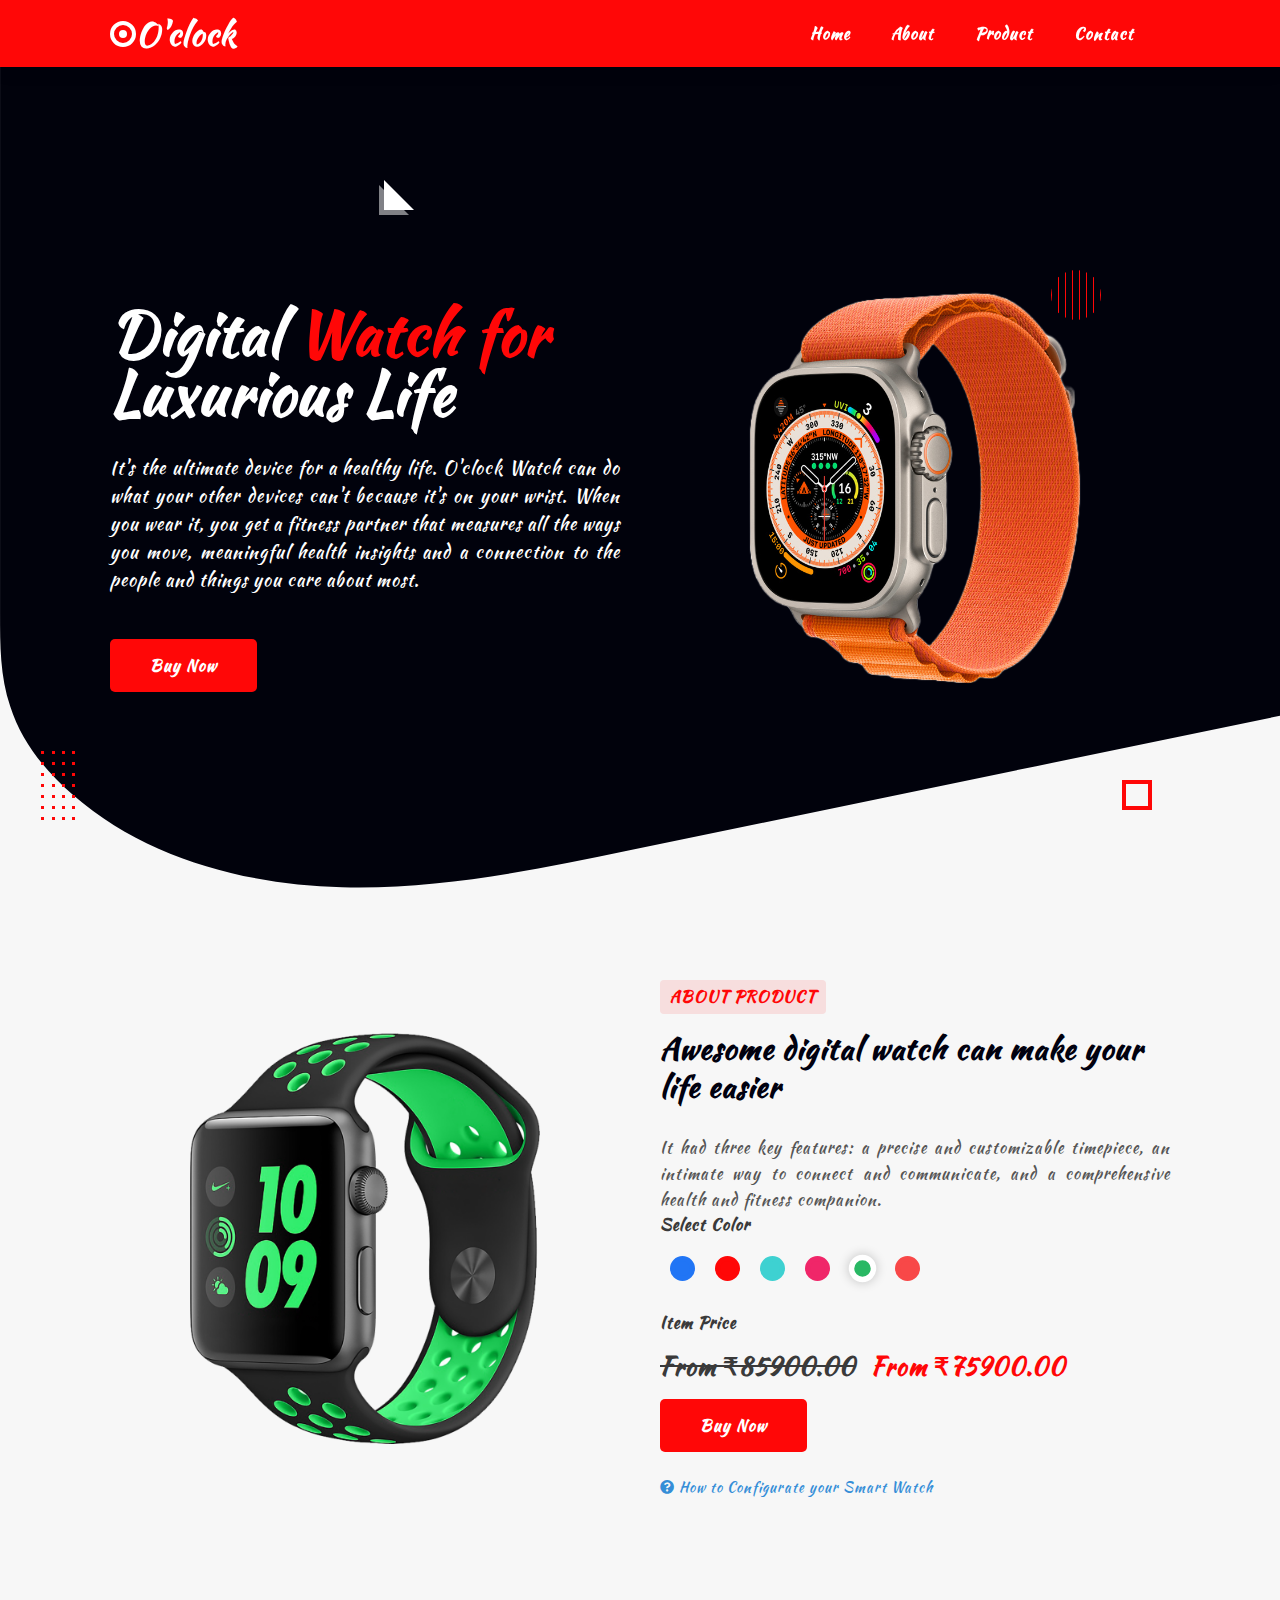
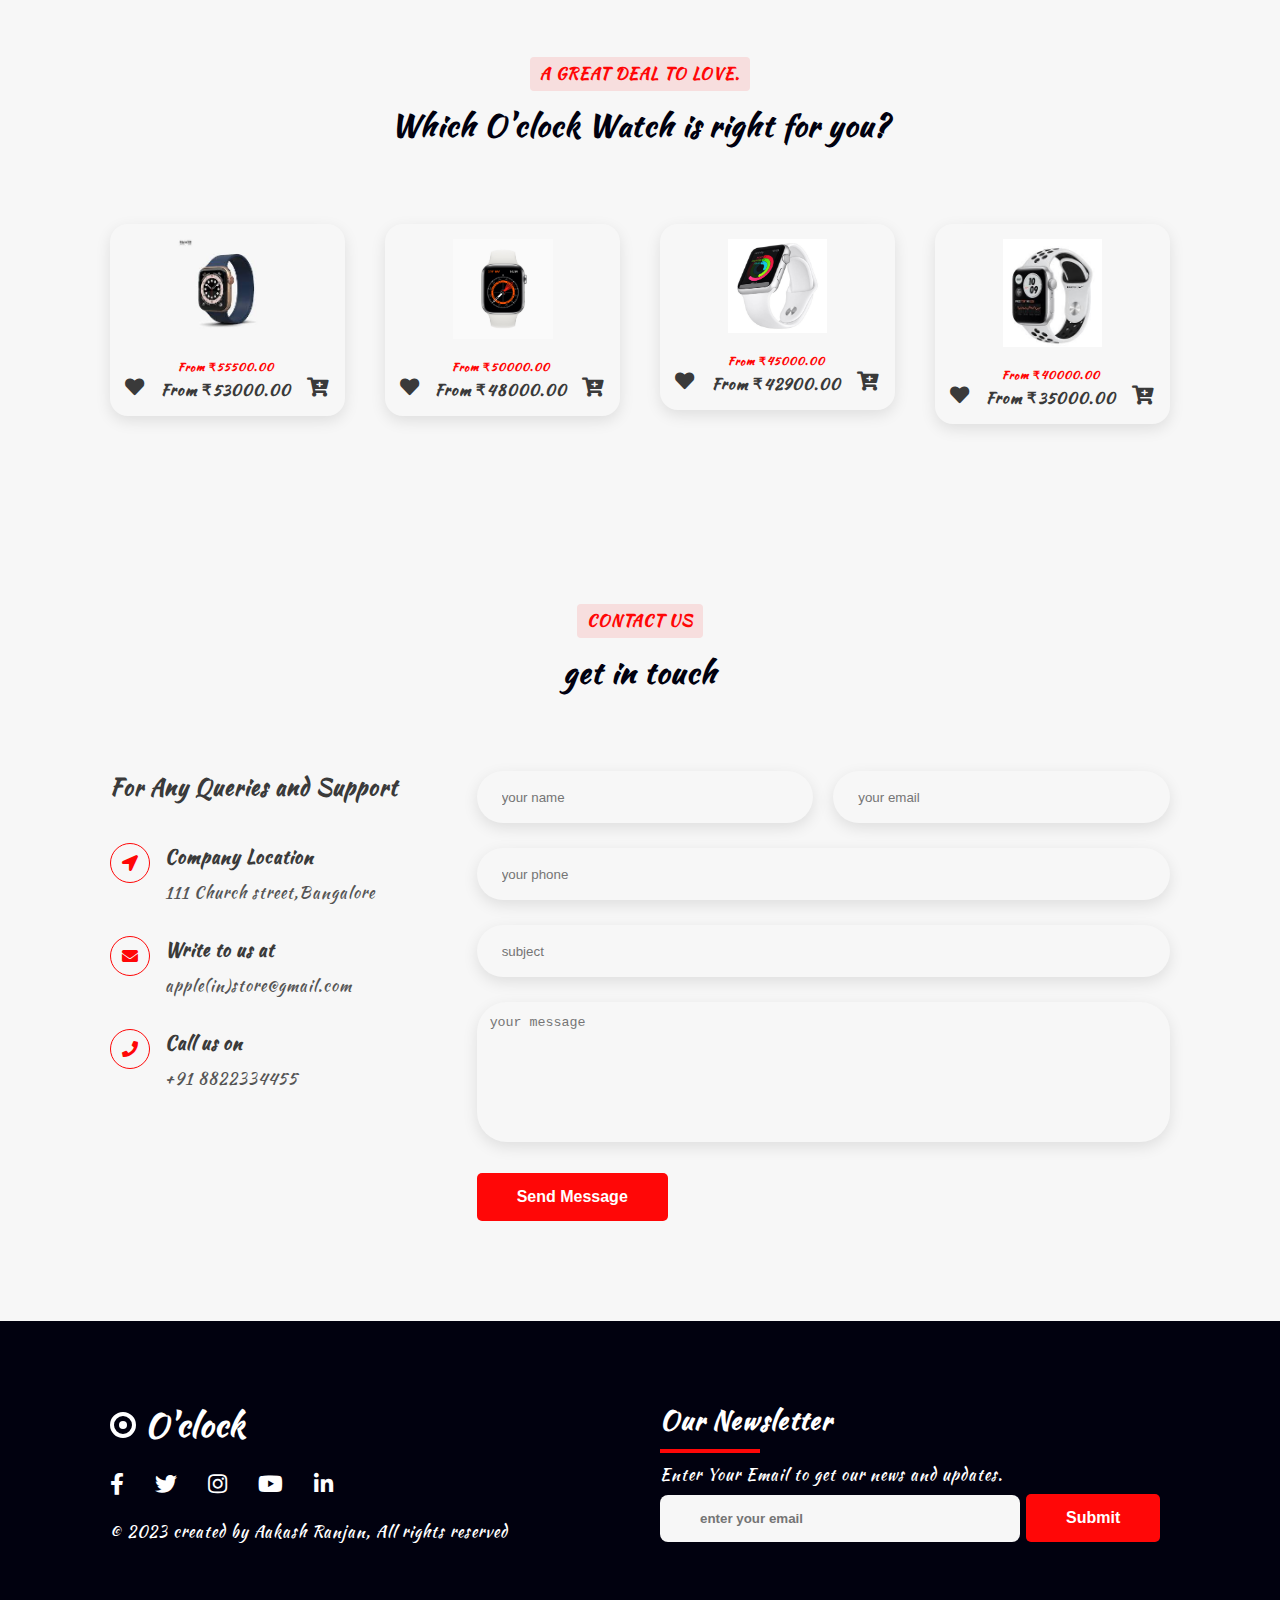
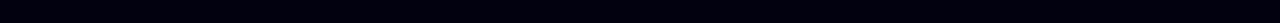
<file: SYNC INTERN'S Internship/Product Landing Page/Landing Page/index.html>
<!DOCTYPE html>
<html lang="en">
<head>
    <meta charset="UTF-8">
    <meta http-equiv="X-UA-Compatible" content="IE=edge">
    <meta name="viewport" content="width=device-width, initial-scale=1.0">
    <title>Product Landing page</title>
    <!--===== Font Awesome =====-->
    <link rel="stylesheet" href="https://cdnjs.cloudflare.com/ajax/libs/font-awesome/5.15.4/css/all.min.css">
    <!--===== CSS =====-->
    <link rel="stylesheet" href="css/style.css">
</head>
<body>
    <!--===== Navbar Start =====-->
    <nav class="navbar sticky">
        <div class="container">
            <div class="row justify-content-between align-items-center">
                <div class="logo"><a href="index.html"><span class="logo-circle"></span>O'clock</a></div>
                <ul class="menu">
                    <li class="nav-item"><a href="#home" class="nav-link">home</a></li>
                    <li class="nav-item"><a href="#about" class="nav-link">about</a></li>
                    <li class="nav-item"><a href="#product" class="nav-link">product</a></li>
                    <li class="nav-item"><a href="#contact" class="nav-link">contact</a></li>
                </ul>
                <div class="menu-btn">
                    <i class="fas fa-bars"></i>
                </div>
            </div>
        </div>
    </nav>
    <!--===== Navbar End =====-->
    <!--===== Home Section Start =====-->
    <section class="home-section" id="home">
        <div class="effect-wrap">
            <div class="effect effect-1"></div>
            <div class="effect effect-2">
                <div></div>
                <div></div>
                <div></div>
                <div></div>
                <div></div>
                <div></div>
                <div></div>
                <div></div>
                <div></div>
                <div></div>
                <div></div>
                <div></div>
                <div></div>
                <div></div>
                <div></div>
                <div></div>
                <div></div>
                <div></div>
                <div></div>
                <div></div>
                <div></div>
                <div></div>
                <div></div>
                <div></div>
                <div></div>
                <div></div>
                <div></div>
                <div></div>
            </div>
            <div class="effect effect-3"></div>
            <div class="effect effect-4">
                <div></div>
                <div></div>
                <div></div>
                <div></div>
                <div></div>
                <div></div>
                <div></div>
                <div></div>
            </div>
        </div>
        <div class="container">
            <div class="row full-screen align-items-center">
                <div class="home-text">
                    <h2>Digital <span>Watch for </span> Luxurious Life</h2>
                    <p>It's the ultimate device for a healthy life. O'clock Watch can do what your other devices can't because it's on your wrist. When you wear it, you get a fitness partner that measures all the ways you move, meaningful health insights and a connection to the people and things you care about most.</p>
                        <a href="#" class="btn-1">buy now</a>
                </div>
                <div class="home-image">
                    <div class="img-box">
                        <img src="New images/My project.png" alt="">
                    </div>
                </div>
            </div>
        </div>
    </section>
    <!--===== Home Section End =====-->
    <!--===== About Section Start =====-->
    <section class="about-section section-padding" id="about">
        <div class="container"> 
            <div class="row">
                <div class="about-img">
                    <div class="img-box">
                        <img src="images/products/green.png" id="main-shoe" alt="">
                    </div>
                </div>
                <div class="about-text">
                    <div class="section-title">
                        <h1 class="title">About Product</h1>
                        <h2 class="subtitle">Awesome digital watch can make your life easier</h2>
                    </div>
                    <div class="about-content">
                        <p>It had three key features: a precise and customizable timepiece, an intimate way to connect and communicate, and a comprehensive health and fitness companion.</p>
                        <div class="color-container">
                            <h3 class="title">select color</h3>
                            <div class="colors">
                                <span class="color blue"></span>
                                <span class="color purple"></span>
                                <span class="color cyan"></span>
                                <span class="color pink"></span>
                                <span class="color active green"></span>
                                <span class="color red"></span>
                            </div>
                        </div>
                        <div class="price">
                            <h3 class="title">item price</h3>
                            <span class="new-price">From ₹85900.00</span>
                            <span class="old-price">From ₹75900.00</span>
                        </div>
                        <a href="#" class="btn-1">buy now</a>
                        <a href="#" class="configurate">
                            <i class="fa fa-question-circle"></i>
                            How to Configurate your Smart Watch
                        </a>
                    </div>
                </div>
            </div>
        </div>
    </section>
    <!--===== About Section End =====-->
    <!--===== Product Section Start =====-->
    <section class="product-items section-padding" id="product">
        <div class="container">
            <div class="row">
                <div class="section-title">
                    <h1 class="title">A great deal
                        to love.</h1>
                    <h2 class="subtitle">Which O'clock Watch
                        is right for you?</h2>
                </div>
            </div>
            <div class="row">
                <div class="product-item">
                    <div class="product-item-inner">
                        <div class="card-img">
                            <img src="New images/apple-1.jpg" alt="">
                        </div>
                        <div class="card-name">
                            <p>Smart O'clock Watch</p>
                        </div>
                        <div class="card-precis">
                            <a href="#" class="card-icon"><i class="fas fa-heart"></i></a>
                            <div>
                                <span class="card-preci card-preci-before">From ₹55500.00</span>
                                <span class="card-preci card-preci-now">From ₹53000.00</span>
                            </div>
                            <a href="#" class="card-icon"><i class="fas fa-cart-plus"></i></a>
                        </div>
                    </div>
                </div>
                <div class="product-item">
                    <div class="product-item-inner">
                        <div class="card-img">
                            <img src="New images/apple-2.jpg" alt="">
                        </div>
                        <div class="card-name">
                            <p>Smart O'clock Watch</p>
                        </div>
                        <div class="card-precis">
                            <a href="#" class="card-icon"><i class="fas fa-heart"></i></a>
                            <div>
                                <span class="card-preci card-preci-before">From ₹50000.00</span>
                                <span class="card-preci card-preci-now">From ₹48000.00</span>
                            </div>
                            <a href="#" class="card-icon"><i class="fas fa-cart-plus"></i></a>
                        </div>
                    </div>
                </div>
                <div class="product-item">
                    <div class="product-item-inner">
                        <div class="card-img">
                            <img src="New images/apple-4.jpg" alt="">
                        </div>
                        <div class="card-name">
                            <p>Smart O'clockWatch</p>
                        </div>
                        <div class="card-precis">
                            <a href="#" class="card-icon"><i class="fas fa-heart"></i></a>
                            <div>
                                <span class="card-preci card-preci-before">From ₹45000.00</span>
                                <span class="card-preci card-preci-now">From ₹42900.00</span>
                            </div>
                            <a href="#" class="card-icon"><i class="fas fa-cart-plus"></i></a>
                        </div>
                    </div>
                </div>
                <div class="product-item">
                    <div class="product-item-inner">
                        <div class="card-img">
                            <img src="New images/apple-5.jpg" alt="">
                        </div>
                        <div class="card-name">
                            <p>Smart O'clock Watch</p>
                        </div>
                        <div class="card-precis">
                            <a href="#" class="card-icon"><i class="fas fa-heart"></i></a>
                            <div>
                                <span class="card-preci card-preci-before">From ₹40000.00</span>
                                <span class="card-preci card-preci-now">From ₹35000.00</span>
                            </div>
                            <a href="#" class="card-icon"><i class="fas fa-cart-plus"></i></a>
                        </div>
                    </div>
                </div>
                <!-- <div class="product-item">
                    <div class="product-item-inner">
                        <div class="card-img">
                            <img src="New images/apple-5.jpg" alt="">
                        </div>
                        <div class="card-name">
                            <p>Smart Apple Watch</p>
                        </div>
                        <div class="card-precis">
                            <a href="#" class="card-icon"><i class="fas fa-heart"></i></a>
                            <div>
                                <span class="card-preci card-preci-before">$990.00</span>
                                <span class="card-preci card-preci-now">$890.00</span>
                            </div>
                            <a href="#" class="card-icon"><i class="fas fa-cart-plus"></i></a>
                        </div>
                    </div>
                </div> -->
                <!-- <div class="product-item">
                    <div class="product-item-inner">
                        <div class="card-img">
                            <img src="images/products/purple.png" alt="">
                        </div>
                        <div class="card-name">
                            <p>Smart Apple Watch</p>
                        </div>
                        <div class="card-precis">
                            <a href="#" class="card-icon"><i class="fas fa-heart"></i></a>
                            <div>
                                <span class="card-preci card-preci-before">$990.00</span>
                                <span class="card-preci card-preci-now">$890.00</span>
                            </div>
                            <a href="#" class="card-icon"><i class="fas fa-cart-plus"></i></a>
                        </div> -->
                    </div>
                </div>
            </div>
        </div>
    </section>
    <!--===== Product Section End =====-->
    <!--===== Contact Section Start ======-->
    <section class="contact-section section-padding" id="contact">
        <div class="container">
            <div class="row">
                <div class="section-title">
                    <h1 class="title">contact us</h1>
                    <h2 class="subtitle">get in touch</h2>
                </div>
            </div>
            <div class="row">
                <div class="contact-info">
                    <h3>For Any Queries and Support</h3>
                    <div class="contact-info-item">
                        <i class="fas fa-location-arrow"></i>
                        <h4>Company Location</h4>
                        <p>111 Church street,Bangalore</p>
                    </div>
                    <div class="contact-info-item">
                        <i class="fas fa-envelope"></i>
                        <h4>Write to us at</h4>
                        <p>apple(in)store@gmail.com</p>
                    </div>
                    <div class="contact-info-item">
                        <i class="fas fa-phone"></i>
                        <h4>Call us on</h4>
                        <p>+91 8822334455</p>
                    </div>
                </div>
                <div class="contact-form">
                    <form action="">
                        <div class="row">
                            <div class="left">
                                <div class="form-group">
                                    <input type="text" placeholder="your name" class="form-control">
                                </div>
                            </div>
                            <div class="right">
                                <div class="form-group">
                                    <input type="email" placeholder="your email" class="form-control">
                                </div>
                            </div>
                        </div>
                        <div class="row">
                            <div class="full-width">
                                <div class="form-group">
                                    <input type="text" placeholder="your phone" class="form-control">
                                </div>
                            </div>
                        </div>
                        <div class="row">
                            <div class="full-width">
                                <div class="form-group">
                                    <input type="text" placeholder="subject" class="form-control">
                                </div>
                            </div>
                        </div>
                        <div class="row">
                            <div class="full-width">
                                <div class="form-group">
                                   <textarea name="" placeholder="your message" class="form-control" id="" cols="30" rows="10"></textarea>
                                </div>
                            </div>
                        </div>
                        <div class="row">
                            <div class="full-width">
                               <button class="btn-1" type="submit">send message</button>
                            </div>
                        </div>
                    </form>
                </div>
            </div>
        </div>
    </section>
    <!--===== Contact Section End ======-->
    <!--===== Footer Section Start =====-->
    <footer class="section-padding">
        <div class="container">
            <div class="row">
                <div class="left-col">
                    <div class="logo"><a href="index.html"> <span class="logo-circle"></span> O'clock </a></div>
                     <div class="social-media">
                         <a href="#"><i class="fab fa-facebook-f"></i></a>
                         <a href="#"><i class="fab fa-twitter"></i></a>
                         <a href="#"><i class="fab fa-instagram"></i></a>
                         <a href="#"><i class="fab fa-youtube"></i></a>
                         <a href="#"><i class="fab fa-linkedin-in"></i></a>
                     </div> 
                     <p class="left-text">&copy; 2023 created by Aakash Ranjan, All rights reserved</p>              
                </div>
                <div class="right-col">
                    <h1>Our Newsletter</h1>
                    <div class="border"></div>
                    <p>Enter Your Email to get our news and updates.</p>
                    <form action="" class="newsletter-form">
                        <input type="text" class="txtb" placeholder="enter your email">
                        <input type="submit" class="btn-1" value="submit">
                    </form>
                </div>
            </div>
        </div>
    </footer>
    <!--===== Footer Section End =====-->
    <!--===== JS =====-->
    <script src="js/main.js"></script>
</body>
</html>
</file>
<file: SYNC INTERN'S Internship/Product Landing Page/Landing Page/css/style.css>
@import url('https://fonts.googleapis.com/css2?family=Kaushan+Script&display=swap');
:root
{
    --main-color:#ff0707;
    --shadow-black-100:0 5px 15px rgba(0,0,0,0.1);
    --black-900:#01010f;
    --black-400:#555555;
    --black-100:#3a3a3a;
    --white:#ffffff;
    --white-100:#f7f7f7;
}
html
{
    scroll-behavior: smooth;
}
*
{
    margin: 0;
    padding: 0;
    box-sizing: border-box;
    outline: none;
}
body
{
    font-family: 'Kaushan Script', cursive;
    font-size: 16px;
    letter-spacing: 1px;
    font-weight: normal;
    overflow-x: hidden;
    background-color: var(--white-100);
}
::before,::after
{
    box-sizing: border-box;
}
a
{
    text-decoration: none;
}
ul
{
    list-style: none;
    margin: 0;
    padding: 0;
}
img
{
    vertical-align: middle;
    max-width: 100%;
}
.container
{
    max-width: 1100px;
    margin: auto;
}
.row
{
    display: flex;
    flex-wrap: wrap;
}
.justify-content-between
{
    justify-content: space-between;
}
.align-items-center
{
    align-items: center;
}
.full-screen
{
    padding: 80px 0 0;
    min-height: 100vh;
}
.section-padding
{
    padding: 80px 0;
}
.section-title
{
    flex: 0 0 100%;
    max-width: 100%;
    margin-bottom: 60px;
    text-align: center;
}
.section-title .title 
{
    font-size: 16px;
    font-weight: 600;
    line-height: 24px;
    display: inline-block;
    text-transform: uppercase;
    margin: 0 0 15px;
    color: var(--main-color);
    padding: 5px 10px;
    z-index: 1;
    position: relative;
}
.section-title .title::before
{
    content: '';
    position: absolute;
    left: 0;
    top: 0;
    width: 100%;
    height: 100%;
    background-color: var(--main-color);
    border-radius: 4px;
    z-index: -1;
    opacity: 0.1;
}
.section-title .subtitle
{
    font-size: 30px;
    color: var(--black-900);
    font-weight: 700;
    line-height: 38px;
}
.btn-1
{
    background-color: var(--main-color);
    color: var(--white);
    padding: 15px 40px;
    border: none;
    border-radius: 5px;
    font-size: 16px;
    text-transform: capitalize;
    font-weight: 600;
    transition: all 0.3s ease-out;
}
.btn-1:hover
{
    border: 1px solid var(--main-color);
    background-color: transparent;
    color: var(--main-color);
}
.effect-wrap .effect 
{
    position: absolute;
    z-index: -1;
}
.effect-1
{
    width: 30px;
    height: 30px;
    border: 4px solid var(--main-color);
    right: 10%;
    bottom: 10%;
    animation: spin 10s linear infinite;
}
.effect-2
{
    left: 3%;
    bottom: 8%;
    width: 40px;
    display: flex;
    flex-wrap: wrap;
    justify-content: space-between;
    animation:  topbounce 3s ease-in-out infinite;
}
.effect-2 div
{
    height: 3px;
    width: 3px;
    background-color: var(--main-color);
    margin: 0 3px 8px;
}
.effect-3
{
    border-top: 30px solid transparent;
    border-left: 30px solid var(--white);
    left: 30%;
    top: 20%;
    animation: spin 15s linear infinite;
}
.effect-3::before
{
    content: '';
    border-top: 30px solid transparent;
    border-left: 30px solid var(--white);
    position: absolute;
    left: -35px;
    top: -25px;
    opacity: 0.5;
}
.effect-4
{
    height: 50px;
    width: 50px;
    right: 14%;
    top: 30%;
    display: flex;
    justify-content: space-between;
    border-radius: 50%;
    overflow: hidden;
    animation: spin 15s linear infinite;
}
.effect-4 div
{
    width: 1px;
    background-color: var(--main-color);
}
@keyframes spin 
{
    0%
    {
        transform: rotate(0deg);
    }
    100%
    {
        transform: rotate(360deg);
    }
}
@keyframes topbounce
{
    0%,100%
    {
        transform: translateY(0);
    }
    50%
    {
        transform: translateY(25px);
    }
}
/*===== Navbar =====*/
.navbar
{
    position: fixed;
    width: 100%;
    z-index: 999;
    padding: 25px;
    transition: all .5s ease;
}
.navbar.sticky
{
    padding: 10px 25px;
    box-shadow: var(--shadow-black-100);
    background-color: var(--main-color);
}
.navbar .container
{
    padding: 0 20px;
}
.logo-circle
{
    height: 26px;
    width: 26px;
    border: 4px solid var(--white);
    display: inline-block;
    border-radius: 50%;
    margin-bottom: -2px;
    position: relative;
}
.logo-circle::before
{
    content: '';
    height: 8px;
    width: 8px;
    background-color: var(--white);
    border-radius: 50%;
    position: absolute;
    left: 50%;
    top: 50%;
    margin-left: -4px;
    margin-top: -4px;
}
.logo a
{
    font-size: 32px;
    color: var(--white);
    font-weight: 700;
    text-transform: capitalize;
}
.navbar .menu .nav-item
{
    display: inline-block;
    margin-right: 36px;
}
.navbar .menu .nav-item .nav-link
{
    color: var(--white);
    font-size: 16px;
    font-weight: 600;
    display: block;
    text-transform: capitalize;
}
.menu-btn
{
    color: var(--white);
    background-color: var(--main-color);
    height: 34px;
    width: 44px;
    padding: 0;
    border-radius: 5px;
    line-height: 34px;
    text-align: center;
    font-size: 18px;
    display: none;
    box-shadow: var(--shadow-black-100);
}
/*===== Home Section =====*/
.home-section
{
    position: relative;
}
.home-section::before
{
    content: '';
    position: absolute;
    z-index: -1;
    width: 100%;
    height: 160%;
    bottom: 0;
    background-image: url('../images/bg-shape.svg');
    background-repeat: no-repeat;
    background-size: cover;
}
.home-section .home-text,
.home-section .home-image
{
    flex: 0 0 50%;
    max-width: 50%;
    padding: 0 20px;
}
.home-section .home-text h2
{
    font-size: 60px;
    font-weight: 700;
    color: var(--white);
    line-height: 60px;
}
.home-section .home-text h2 span
{
    color: var(--main-color);
}
.home-section .home-text p
{
    color: var(--white);
    font-size: 18px;
    margin-top: 30px;
    margin-bottom: 60px;
    line-height: 28px;
    text-align: justify;
}
.home-section .home-image .img-box
{
    max-width: 400px;
    margin: auto;
}
.home-section .home-image .img-box img
{
    width: 100%;
    animation: productAnimation 5s linear infinite;
}
@keyframes productAnimation
{
    0%,100%
    {
        transform: translateY(15px);
    }
    50%
    {
        transform: translateY(-15px);
    }
}
/*===== About Section =====*/
.about-img,
.about-text
{
    flex: 0 0 50%;
    max-width: 50%;
    padding: 0 20px;
    display: flex;
    flex-wrap: wrap;
}
.about-img .img-box
{
    width: 350px;
    margin: auto;
}
.about-img .img-box img
{
    width: 100%;
    transition: .5s;
}
.about-text .section-title
{
    text-align: left;
    margin-bottom: 30px;
}
.about-text .about-content p
{
    font-size: 16px;
    line-height: 26px;
    color: var(--black-400);
    text-align: justify;
}
.color-container
{
    margin-bottom: 30px;
}
.color-container .title
{
    color: var(--black-100);
    font-weight: 600;
    font-size: 16px;
    margin-bottom: 20px;
    text-transform: capitalize;
}
.colors
{
    display: flex;
    align-items: center;
}
.color 
{
    width: 25px;
    height: 25px;
    border-radius: 50%;
    border: 5px solid;
    cursor: pointer;
    margin: 0 10px;
    transition: .5s;
}
.color.blue
{
    background-color: #2175f5;
    border-color: #2175f5;
}
.color.red
{
    background-color: #f84848;
    border-color: #f84848;
}
.color.green
{
    background-color: #29b864;
    border-color: #29b864;
}
.color.purple
{
    background-color: var(--main-color);
    border-color: var(--main-color);
}
.color.cyan
{
    background-color: #3ed1d1;
    border-color: #3ed1d1;
}
.color.pink
{
    background-color: #f02669;
    border-color: #f02669;
}
.color.active
{
    border-color: var(--white);
    box-shadow: 0 0 10px .5px rgba(0,0,0,0.2);
    transform: scale(1.1);
}
.price
{
    margin-bottom: 30px;
}
.price .title
{
    color: var(--black-100);
    font-weight: 600;
    font-size: 16px;
    text-transform: capitalize;
    margin-bottom: 15px;
}
.price .new-price
{
    font-size: 24px;
    font-weight: 700;
    display: inline-block;
    padding-right: 10px;
    color: var(--black-100);
    text-decoration: line-through;
}
.price .old-price
{
    font-size: 24px;
    font-weight: 700;
    display: inline-block;
    color: var(--main-color);
}
.configurate
{
    color: #358ed7;
    text-decoration: none;
    font-size: 14px;
    display: block;
    margin-top: 40px;
}
/*===== Product Section ======*/
.product-item
{
    flex: 0 0 25%;
    max-width: 25%;
    padding: 20px;
}
.product-item .product-item-inner
{
    padding: 15px;
    box-shadow: var(--shadow-black-100);
    border-radius: 18px;
    display: flex;
    flex-direction: column;
    align-items: center;
    position: relative;
    overflow: hidden;
}
.card-img
{
    width: 100px;
    padding-bottom: 20px;
    transition: all .5s ease-in;
}
.card-name
{
    position: absolute;
    left: -28%;
    top: 0;
    width: 3.2rem;
    height: 100%;
    writing-mode: vertical-rl;
    transform: rotate(180deg);
    display: flex;
    justify-content: center;
    align-items: center;
    background-color: var(--black-100);
    color: var(--white);
    font-weight: bold;
    transition: all .5s ease-in;
}
.card-icon
{
    font-size: 1.2rem;
    color: var(--black-100);
}
.card-icon:hover
{
    color: var(--main-color);
}
.card-precis
{
    width: 100%;
    display: flex;
    justify-content: space-between;
    align-items: flex-end;
    transition: all .5s ease-in;
}
.card-preci
{
    display: block;
    text-align: center;
}
.card-preci-before
{
    font-size: 0.70rem;
    color: var(--main-color);
    font-weight: bold;
    margin-bottom: .25rem;
}
.card-preci-now
{
    font-size: .95rem;
    font-weight: bold;
    color: var(--black-100);
}
.product-item .product-item-inner:hover .card-name
{
    left: 0;
}
.product-item .product-item-inner:hover .card-img
{
    margin-left: 3rem;
}
.product-item .product-item-inner:hover .card-precis
{
    margin-left: 3rem;
    padding: 0 1.5rem;
}
/*===== Contact Section =====*/
.contact-info
{
    flex: 0 0 33.33%;
    max-width: 33.33%;
    padding: 20px;
}
.contact-form
{
    flex: 0 0 66.66%;
    max-width: 66.66%;
    padding: 20px;
}
.contact-info h3
{
    font-size: 22px;
    color: var(--black-100);
    font-weight: 600;
    margin: 0 0 40px;
}
.contact-info-item
{
    position: relative;
    padding-left: 55px;
    margin-bottom: 30px;
}
.contact-info-item i
{
    position: absolute;
    height: 40px;
    width: 40px;
    left: 0;
    top: 0;
    border-radius: 50%;
    font-size: 16px;
    border: 1px solid var(--main-color);
    color: var(--main-color);
    text-align: center;
    line-height: 38px;
}
.contact-info-item h4
{
    font-size: 18px;
    font-weight: 600;
    margin: 0 0 10px;
    color: var(--black-100);
}
.contact-info-item p
{
    font-size: 16px;
    font-weight: 500;
    margin: 0;
    line-height: 26px;
    color: var(--black-400);
}
.contact-form .left,
.contact-form .right
{
    flex: 0 0 50%;
    max-width: 50%;
}
.contact-form .left
{
    padding-right: 10px;
}
.contact-form .right
{
    padding-left: 10px;
}
.contact-form .form-group
{
    margin-bottom: 25px;
}
.contact-form .form-control
{
    height: 52px;
    width: 100%;
    border: 1px solid transparent;
    box-shadow: var(--shadow-black-100);
    border-radius: 30px;
    padding: 0 24px;
    color: var(--black-400);
    background-color: var(--white-100);
    transition: .5s;
}
.contact-form .form-control:focus
{
    border-color: var(--main-color);
}
.full-width
{
    width: 100%;
}
.contact-form textarea.form-control
{
    height: 140px;
    padding: 12px;
    resize: none;
}
/*===== footer section ======*/
footer
{
    background-color: var(--black-900);
}
.right-col,
.left-col
{
    flex: 0 0 50%;
    max-width: 50%;
    padding: 0 20px;
}
.social-media
{
    margin: 20px 0;
}
.social-media a
{
    color: var(--white);
    margin-right: 25px;
    font-size: 22px;
    text-decoration: none;
    transition: .3s;
}
.social-media a:hover
{
    color: var(--main-color);
}
.left-text
{
    color: var(--white);
}
.right-col h1
{
    font-size: 26px;
    color: var(--white);
}
.border
{
    width: 100px;
    height: 4px;
    margin: 10px 0;
    background-color: var(--main-color);
}
.right-col p
{
    color: var(--white);
    margin-bottom: 8px;
}
.newsletter-form
{
    display: flex;
    align-items: center;
    flex-wrap: wrap;
}
.txtb
{
    flex: 1;
    padding: 16px 40px;
    background-color: var(--white-100);
    border: none;
    font-weight: 700;
    outline: none;
    border-radius: 8px;
    max-width: 360px;
}
.newsletter-form .btn-1
{
    margin-left: 6px;
}
@media(max-width:991px)
{
    .navbar .menu
    {
        position: fixed;
        left: -100%;
        top: 80px;
        flex-direction: column;
        background-color: var(--main-color);
        width: 100%;
        text-align: center;
        box-shadow: 0 10px 27px rgba(0,0,0,0.05);
        transition: all 0.5s ease;
    }
    .navbar .menu.active 
    {
        left: 0;
    }
    .navbar.sticky .menu
    {
        background-color: var(--white);
        top: 65px;
    }
    .navbar .menu .nav-item
    {
        display: block;
        margin: 18px 0;
    }
    .navbar.sticky .menu .nav-item .nav-link
    {
        color: var(--main-color);
    }
    .navbar .menu-btn
    {
        display: block;
        z-index: 999;
    }
    .navbar .container
    {
        padding: 0;
    }
    .home-section .home-text h2
    {
        font-size: 48px;
        line-height: 48px;
    }
    .home-section .home-text p 
    {
        font-size: 16px;
        margin-top: 20px;
        margin-bottom: 40px;
    }
    .home-section .home-image .img-box
    {
        max-width: 380px;
    }
    .product-items .product-item
    {
        flex: 0 0 33.33%;
        max-width: 33.33%;
    }
    .contact-form .left,
    .contact-form .right
    {
        flex: 0 0 100%;
        max-width: 100%;
        padding: 0;
    }
    .contact-info
    {
        flex: 0 0 40%;
        max-width: 40%;
    }
    .contact-form
    {
        flex: 0 0 60%;
        max-width: 60%;
    }
    .right-col,
    .left-col
    {
        flex: 0 0 100%;
        max-width: 100%;
    }
    .left-col
    {
        order: 2;
    }
    .right-col
    {
        order: 1;
        margin-bottom: 30px;
    }
}
@media(max-width:767px)
{
    .effect-3
    {
       left: 14%;
       top: 45%;
    }
    .effect-4
    {
        top: 32%;
        right: 4%;
    }
    .contact-section .contact-info,
    .contact-section .contact-form,
    .about-section .about-img,
    .about-section .about-text,
    .home-section .home-image,
    .home-section .home-text
    {
        flex: 0 0 100%;
        max-width: 100%;
    }
    .home-section .full-screen
    {
        padding: 100px 0;
    }
    .home-section .home-image .img-box
    {
        max-width: 350px;
        margin-top: 60px;
    }
    .about-section .about-img .img-box
    {
        padding-bottom: 30px;
        max-width: 300px;
    }
    .product-items .product-item
    {
        flex: 0 0 50%;
        max-width: 50%;
    }
}
@media(max-width:500px)
{
    .product-items .product-item
    {
        flex: 0 0 100%;
        max-width: 100%;
    }
    .newsletter-form .txtb
    {
        max-width: 260px;
        padding: 16px 20px;
    }
}
</file>
